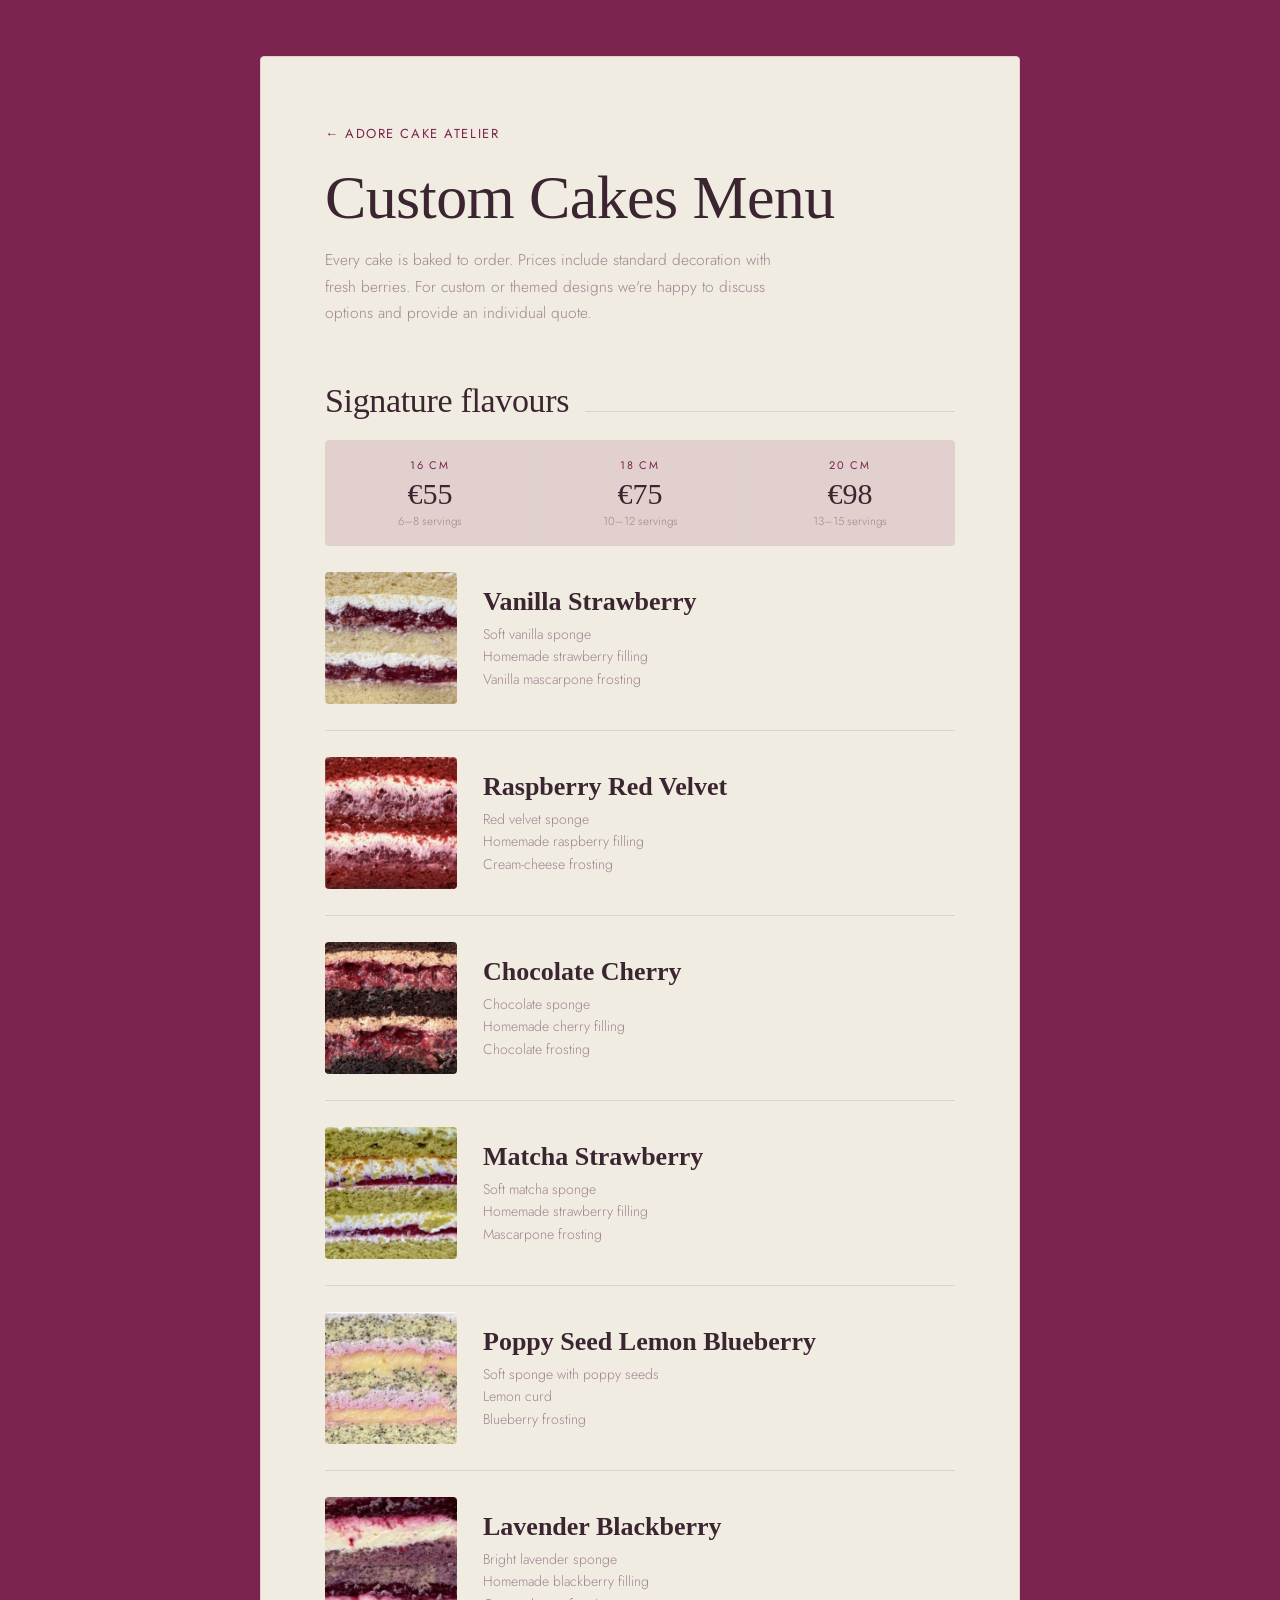
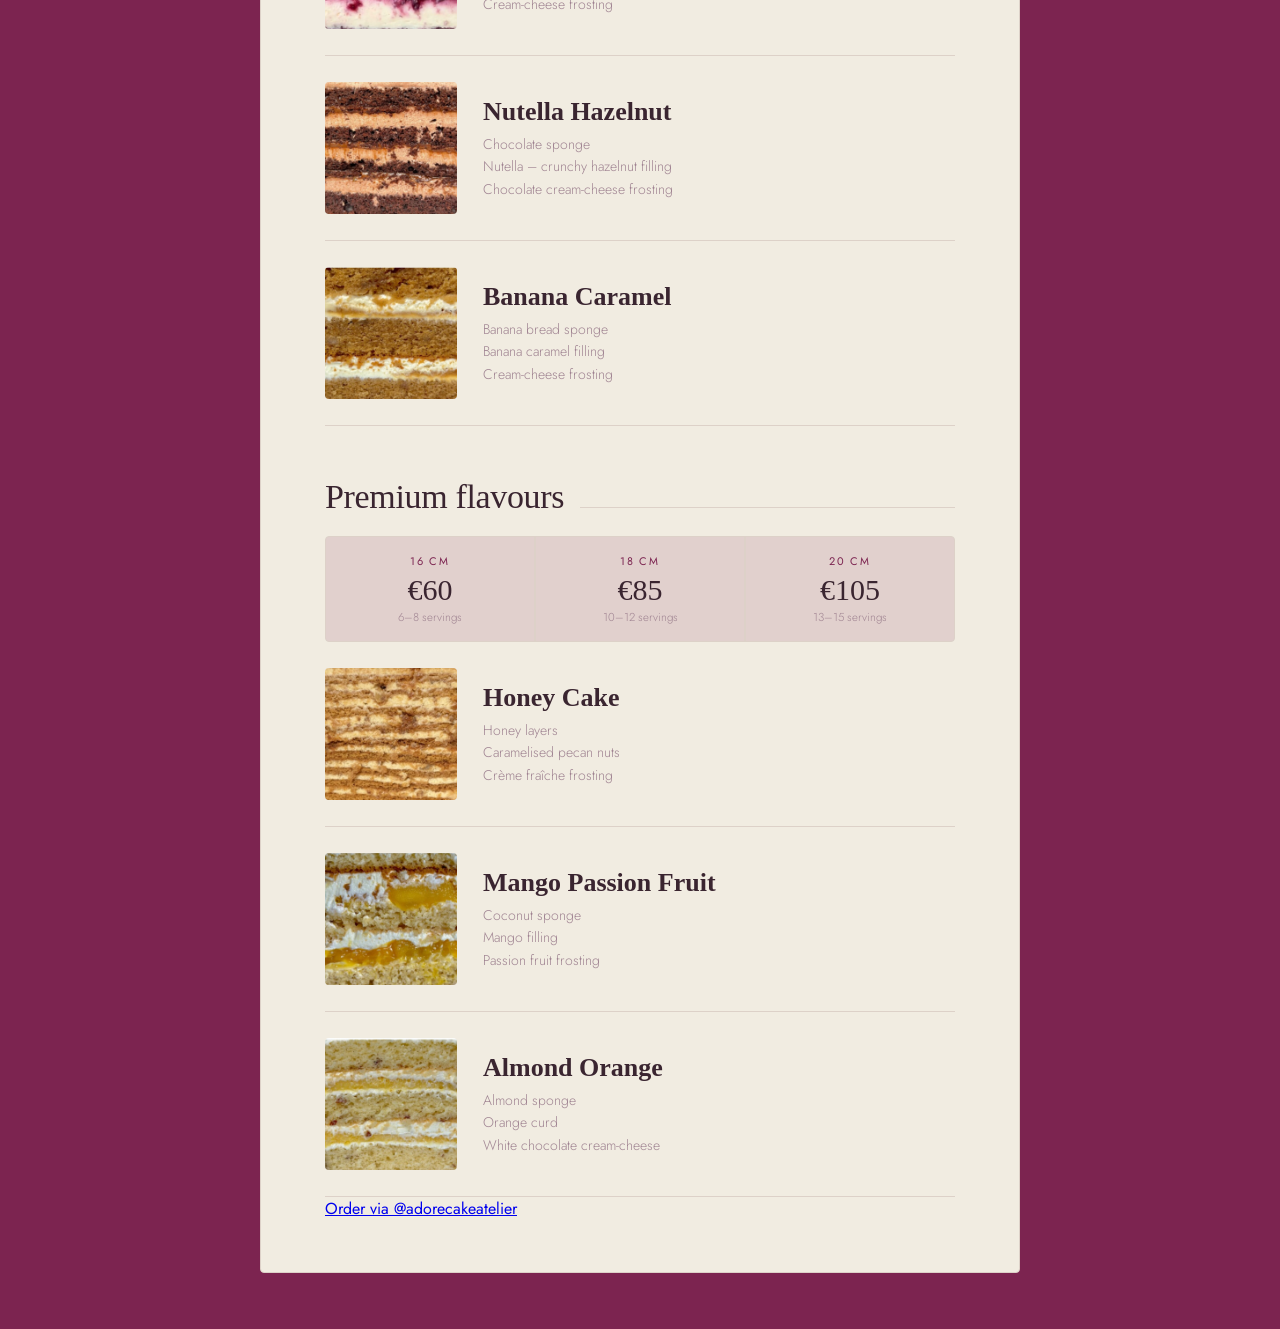
<file: custom-cakes-menu/index.html>
<!DOCTYPE html>
<html lang="en">
<head>
  <meta charset="UTF-8">
  <meta name="viewport" content="width=device-width, initial-scale=1.0">
  <title>Custom Cakes Menu — Adore Cake Atelier</title>
  <meta name="description" content="Flavours, sizes and prices for custom cakes from Adore Cake Atelier.">
  <link rel="preconnect" href="https://fonts.googleapis.com">
  <link rel="preconnect" href="https://fonts.gstatic.com" crossorigin>
  <link href="https://fonts.googleapis.com/css2?family=Cormorant+Garamond:ital,wght@0,400;0,500;0,600;1,400&family=Jost:wght@300;400;500&display=swap" rel="stylesheet">
  <link rel="stylesheet" href="../styles.css">
</head>
<body class="cakes-menu-page">
  <main class="cakes-menu">
    <a class="cakes-back" href="/">← Adore Cake Atelier</a>

    <h1>Custom Cakes Menu</h1>
    <p class="cakes-intro">
      Every cake is baked to order. Prices include standard decoration with
      fresh berries. For custom or themed designs we're happy to discuss
      options and provide an individual quote.
    </p>

    <div class="cakes-section">
      <h2>Signature flavours</h2>
      <span class="rule"></span>
    </div>
    <div class="price-key">
      <div class="price-cell">
        <div class="size">16 cm</div>
        <div class="price">€55</div>
        <div class="servings">6–8 servings</div>
      </div>
      <div class="price-cell">
        <div class="size">18 cm</div>
        <div class="price">€75</div>
        <div class="servings">10–12 servings</div>
      </div>
      <div class="price-cell">
        <div class="size">20 cm</div>
        <div class="price">€98</div>
        <div class="servings">13–15 servings</div>
      </div>
    </div>

    <div class="cake-row">
      <div class="cake-thumb">
        <img src="/images/vanilla-strawberry.jpg" alt="Vanilla Strawberry cake cross-section" loading="lazy">
      </div>
      <div>
        <h3 class="cake-name">Vanilla Strawberry</h3>
        <div class="cake-layers">
          <span>Soft vanilla sponge</span>
          <span>Homemade strawberry filling</span>
          <span>Vanilla mascarpone frosting</span>
        </div>
      </div>
    </div>

    <div class="cake-row">
      <div class="cake-thumb">
        <img src="/images/raspberry-red-velvet.jpg" alt="Raspberry Red Velvet cake cross-section" loading="lazy">
      </div>
      <div>
        <h3 class="cake-name">Raspberry Red Velvet</h3>
        <div class="cake-layers">
          <span>Red velvet sponge</span>
          <span>Homemade raspberry filling</span>
          <span>Cream-cheese frosting</span>
        </div>
      </div>
    </div>

    <div class="cake-row">
      <div class="cake-thumb">
        <img src="/images/chocolate-cherry.jpg" alt="Chocolate Cherry cake cross-section" loading="lazy">
      </div>
      <div>
        <h3 class="cake-name">Chocolate Cherry</h3>
        <div class="cake-layers">
          <span>Chocolate sponge</span>
          <span>Homemade cherry filling</span>
          <span>Chocolate frosting</span>
        </div>
      </div>
    </div>

    <div class="cake-row">
      <div class="cake-thumb">
        <img src="/images/matcha-strawberry.jpg" alt="Matcha Strawberry cake cross-section" loading="lazy">
      </div>
      <div>
        <h3 class="cake-name">Matcha Strawberry</h3>
        <div class="cake-layers">
          <span>Soft matcha sponge</span>
          <span>Homemade strawberry filling</span>
          <span>Mascarpone frosting</span>
        </div>
      </div>
    </div>

    <div class="cake-row">
      <div class="cake-thumb">
        <img src="/images/poppy-seed-lemon-blueberry.jpg" alt="Poppy Seed Lemon Blueberry cake cross-section" loading="lazy">
      </div>
      <div>
        <h3 class="cake-name">Poppy Seed Lemon Blueberry</h3>
        <div class="cake-layers">
          <span>Soft sponge with poppy seeds</span>
          <span>Lemon curd</span>
          <span>Blueberry frosting</span>
        </div>
      </div>
    </div>

    <div class="cake-row">
      <div class="cake-thumb">
        <img src="/images/lavender-blackberry.jpg" alt="Lavender Blackberry cake cross-section" loading="lazy">
      </div>
      <div>
        <h3 class="cake-name">Lavender Blackberry</h3>
        <div class="cake-layers">
          <span>Bright lavender sponge</span>
          <span>Homemade blackberry filling</span>
          <span>Cream-cheese frosting</span>
        </div>
      </div>
    </div>

    <div class="cake-row">
      <div class="cake-thumb">
        <img src="/images/nutella-hazelnut.jpg" alt="Nutella Hazelnut cake cross-section" loading="lazy">
      </div>
      <div>
        <h3 class="cake-name">Nutella Hazelnut</h3>
        <div class="cake-layers">
          <span>Chocolate sponge</span>
          <span>Nutella &ndash; crunchy hazelnut filling</span>
          <span>Chocolate cream-cheese frosting</span>
        </div>
      </div>
    </div>

    <div class="cake-row">
      <div class="cake-thumb">
        <img src="/images/banana-caramel.jpg" alt="Banana Caramel cake cross-section" loading="lazy">
      </div>
      <div>
        <h3 class="cake-name">Banana Caramel</h3>
        <div class="cake-layers">
          <span>Banana bread sponge</span>
          <span>Banana caramel filling</span>
          <span>Cream-cheese frosting</span>
        </div>
      </div>
    </div>

    <div class="cakes-section premium">
      <h2>Premium flavours</h2>
      <span class="rule"></span>
    </div>
    <div class="price-key">
      <div class="price-cell">
        <div class="size">16 cm</div>
        <div class="price">€60</div>
        <div class="servings">6–8 servings</div>
      </div>
      <div class="price-cell">
        <div class="size">18 cm</div>
        <div class="price">€85</div>
        <div class="servings">10–12 servings</div>
      </div>
      <div class="price-cell">
        <div class="size">20 cm</div>
        <div class="price">€105</div>
        <div class="servings">13–15 servings</div>
      </div>
    </div>

    <div class="cake-row">
      <div class="cake-thumb">
        <img src="/images/honey-cake.jpg" alt="Honey Cake cross-section" loading="lazy">
      </div>
      <div>
        <h3 class="cake-name">Honey Cake</h3>
        <div class="cake-layers">
          <span>Honey layers</span>
          <span>Caramelised pecan nuts</span>
          <span>Cr&egrave;me fra&icirc;che frosting</span>
        </div>
      </div>
    </div>

    <div class="cake-row">
      <div class="cake-thumb">
        <img src="/images/mango-passion-fruit.jpg" alt="Mango Passion Fruit cake cross-section" loading="lazy">
      </div>
      <div>
        <h3 class="cake-name">Mango Passion Fruit</h3>
        <div class="cake-layers">
          <span>Coconut sponge</span>
          <span>Mango filling</span>
          <span>Passion fruit frosting</span>
        </div>
      </div>
    </div>

    <div class="cake-row">
      <div class="cake-thumb">
        <img src="/images/almond-orange.jpg" alt="Almond Orange cake cross-section" loading="lazy">
      </div>
      <div>
        <h3 class="cake-name">Almond Orange</h3>
        <div class="cake-layers">
          <span>Almond sponge</span>
          <span>Orange curd</span>
          <span>White chocolate cream-cheese</span>
        </div>
      </div>
    </div>

    <div class="order-cta">
      <a class="order-button" href="https://www.instagram.com/adorecakeatelier/" target="_blank" rel="noopener">
        Order via @adorecakeatelier
      </a>
    </div>
  </main>
</body>
</html>
</file>
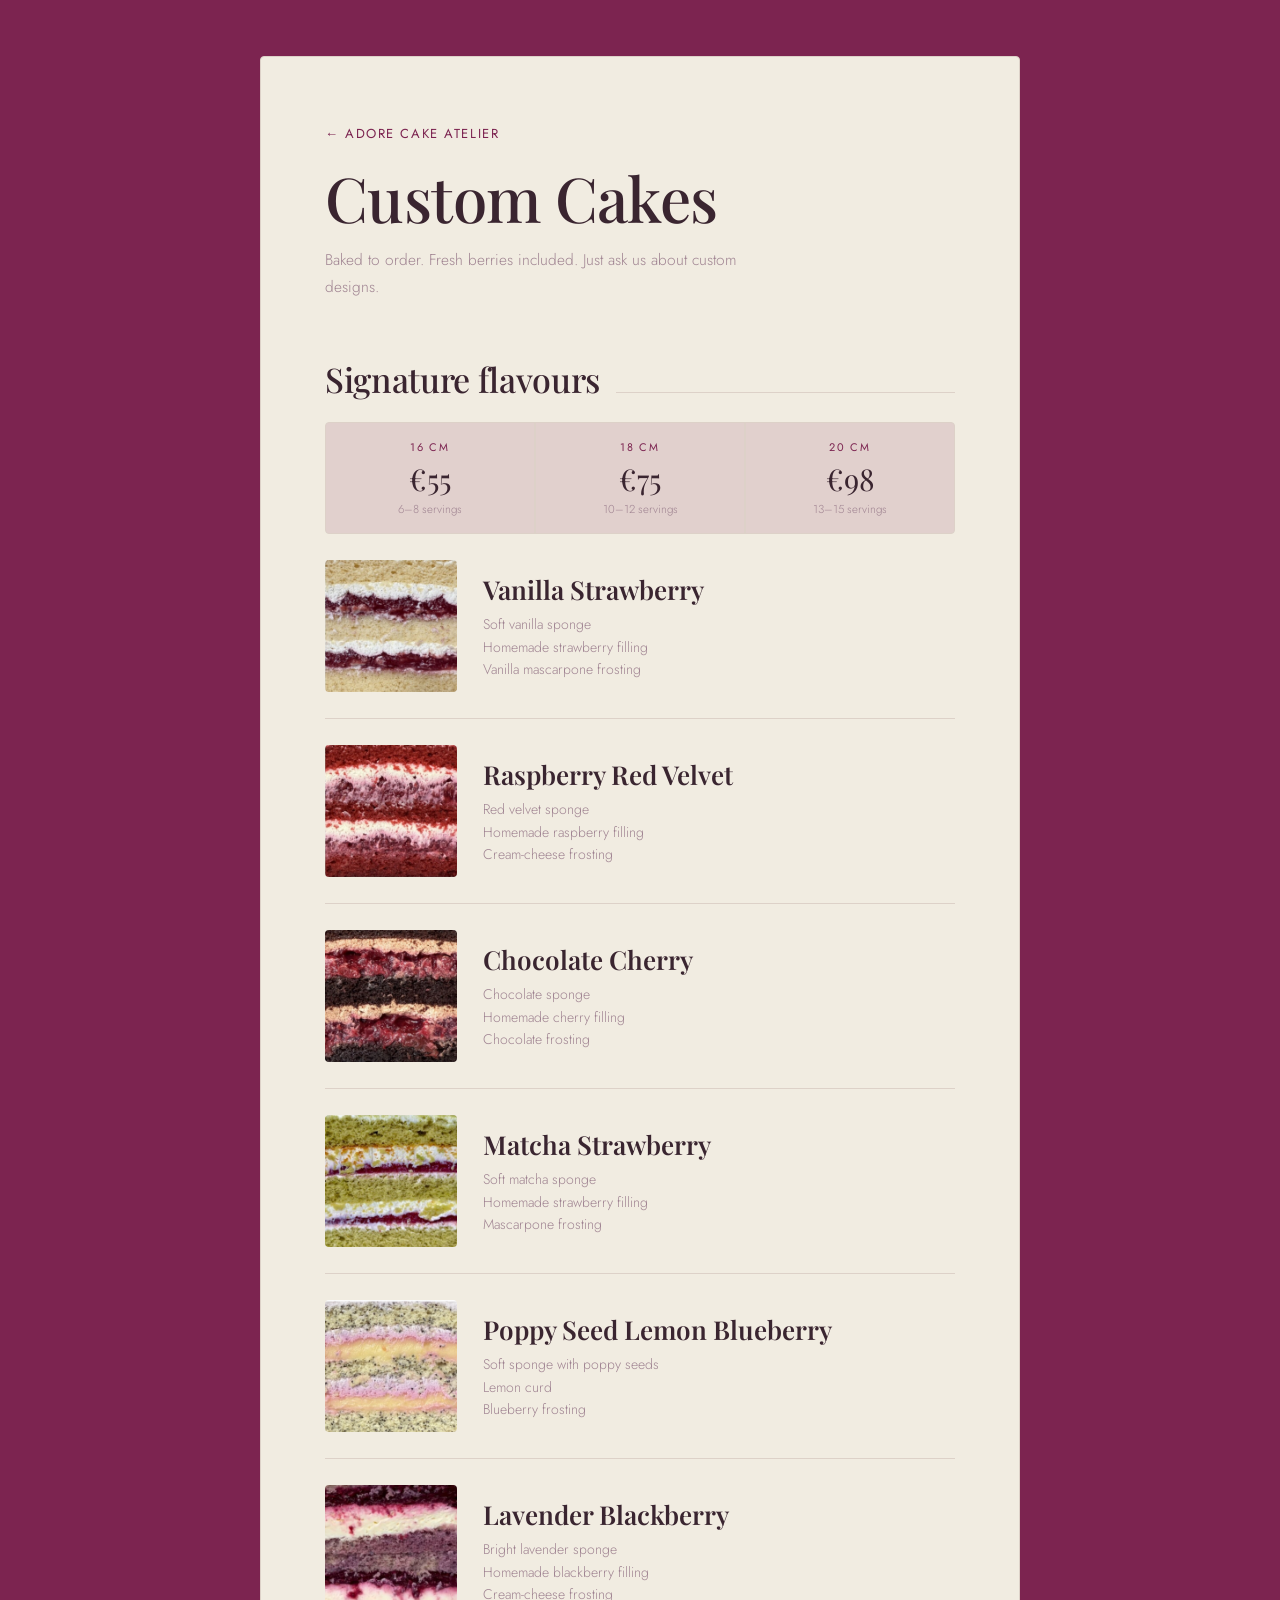
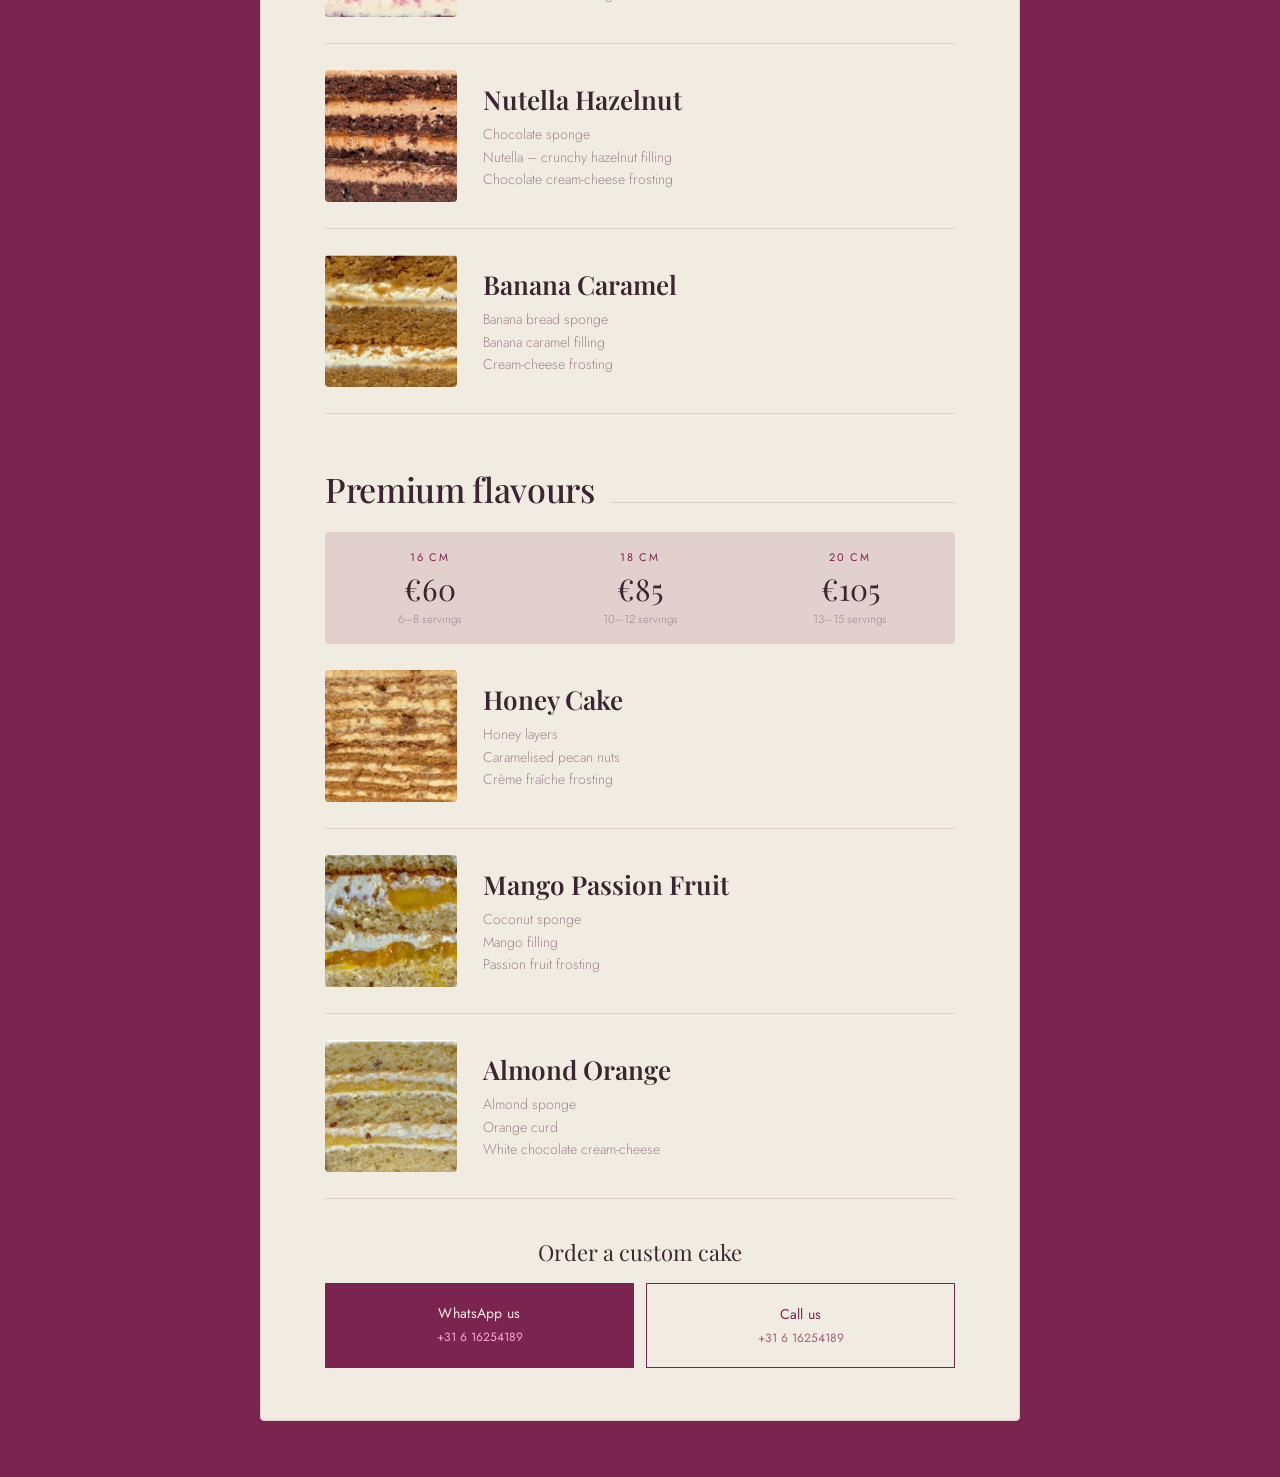
<file: custom-cakes/index.html>
<!DOCTYPE html>
<html lang="en">
<head>
  <meta charset="UTF-8">
  <meta name="viewport" content="width=device-width, initial-scale=1.0">
  <title>Custom Cakes Menu — Adore Cake Atelier</title>
  <meta name="description" content="Flavours, sizes and prices for custom cakes from Adore Cake Atelier.">
  <link rel="preconnect" href="https://fonts.googleapis.com">
  <link rel="preconnect" href="https://fonts.gstatic.com" crossorigin>
  <link href="https://fonts.googleapis.com/css2?family=Playfair+Display:ital,wght@0,400;0,500;0,600;1,500&family=Jost:wght@300;400;500&display=swap" rel="stylesheet">
  <link rel="stylesheet" href="../styles.css">
</head>
<body class="cakes-menu-page">
  <main class="cakes-menu">
    <a class="cakes-back" href="/">← Adore Cake Atelier</a>

    <h1>Custom Cakes</h1>
    <p class="cakes-intro">
      Baked to order. Fresh berries included. Just ask us about custom designs.
    </p>

    <div class="cakes-section">
      <h2>Signature flavours</h2>
      <span class="rule"></span>
    </div>
    <div class="price-key">
      <div class="price-cell">
        <div class="size">16 cm</div>
        <div class="price">€55</div>
        <div class="servings">6–8 servings</div>
      </div>
      <div class="price-cell">
        <div class="size">18 cm</div>
        <div class="price">€75</div>
        <div class="servings">10–12 servings</div>
      </div>
      <div class="price-cell">
        <div class="size">20 cm</div>
        <div class="price">€98</div>
        <div class="servings">13–15 servings</div>
      </div>
    </div>

    <div class="cake-row">
      <div class="cake-thumb">
        <img src="/images/vanilla-strawberry.jpg" alt="Vanilla Strawberry cake cross-section" loading="lazy">
      </div>
      <div>
        <h3 class="cake-name">Vanilla Strawberry</h3>
        <div class="cake-layers">
          <span>Soft vanilla sponge</span>
          <span>Homemade strawberry filling</span>
          <span>Vanilla mascarpone frosting</span>
        </div>
      </div>
    </div>

    <div class="cake-row">
      <div class="cake-thumb">
        <img src="/images/raspberry-red-velvet.jpg" alt="Raspberry Red Velvet cake cross-section" loading="lazy">
      </div>
      <div>
        <h3 class="cake-name">Raspberry Red Velvet</h3>
        <div class="cake-layers">
          <span>Red velvet sponge</span>
          <span>Homemade raspberry filling</span>
          <span>Cream-cheese frosting</span>
        </div>
      </div>
    </div>

    <div class="cake-row">
      <div class="cake-thumb">
        <img src="/images/chocolate-cherry.jpg" alt="Chocolate Cherry cake cross-section" loading="lazy">
      </div>
      <div>
        <h3 class="cake-name">Chocolate Cherry</h3>
        <div class="cake-layers">
          <span>Chocolate sponge</span>
          <span>Homemade cherry filling</span>
          <span>Chocolate frosting</span>
        </div>
      </div>
    </div>

    <div class="cake-row">
      <div class="cake-thumb">
        <img src="/images/matcha-strawberry.jpg" alt="Matcha Strawberry cake cross-section" loading="lazy">
      </div>
      <div>
        <h3 class="cake-name">Matcha Strawberry</h3>
        <div class="cake-layers">
          <span>Soft matcha sponge</span>
          <span>Homemade strawberry filling</span>
          <span>Mascarpone frosting</span>
        </div>
      </div>
    </div>

    <div class="cake-row">
      <div class="cake-thumb">
        <img src="/images/poppy-seed-lemon-blueberry.jpg" alt="Poppy Seed Lemon Blueberry cake cross-section" loading="lazy">
      </div>
      <div>
        <h3 class="cake-name">Poppy Seed Lemon Blueberry</h3>
        <div class="cake-layers">
          <span>Soft sponge with poppy seeds</span>
          <span>Lemon curd</span>
          <span>Blueberry frosting</span>
        </div>
      </div>
    </div>

    <div class="cake-row">
      <div class="cake-thumb">
        <img src="/images/lavender-blackberry.jpg" alt="Lavender Blackberry cake cross-section" loading="lazy">
      </div>
      <div>
        <h3 class="cake-name">Lavender Blackberry</h3>
        <div class="cake-layers">
          <span>Bright lavender sponge</span>
          <span>Homemade blackberry filling</span>
          <span>Cream-cheese frosting</span>
        </div>
      </div>
    </div>

    <div class="cake-row">
      <div class="cake-thumb">
        <img src="/images/nutella-hazelnut.jpg" alt="Nutella Hazelnut cake cross-section" loading="lazy">
      </div>
      <div>
        <h3 class="cake-name">Nutella Hazelnut</h3>
        <div class="cake-layers">
          <span>Chocolate sponge</span>
          <span>Nutella &ndash; crunchy hazelnut filling</span>
          <span>Chocolate cream-cheese frosting</span>
        </div>
      </div>
    </div>

    <div class="cake-row">
      <div class="cake-thumb">
        <img src="/images/banana-caramel.jpg" alt="Banana Caramel cake cross-section" loading="lazy">
      </div>
      <div>
        <h3 class="cake-name">Banana Caramel</h3>
        <div class="cake-layers">
          <span>Banana bread sponge</span>
          <span>Banana caramel filling</span>
          <span>Cream-cheese frosting</span>
        </div>
      </div>
    </div>

    <div class="cakes-section premium">
      <h2>Premium flavours</h2>
      <span class="rule"></span>
    </div>
    <div class="price-key">
      <div class="price-cell">
        <div class="size">16 cm</div>
        <div class="price">€60</div>
        <div class="servings">6–8 servings</div>
      </div>
      <div class="price-cell">
        <div class="size">18 cm</div>
        <div class="price">€85</div>
        <div class="servings">10–12 servings</div>
      </div>
      <div class="price-cell">
        <div class="size">20 cm</div>
        <div class="price">€105</div>
        <div class="servings">13–15 servings</div>
      </div>
    </div>

    <div class="cake-row">
      <div class="cake-thumb">
        <img src="/images/honey-cake.jpg" alt="Honey Cake cross-section" loading="lazy">
      </div>
      <div>
        <h3 class="cake-name">Honey Cake</h3>
        <div class="cake-layers">
          <span>Honey layers</span>
          <span>Caramelised pecan nuts</span>
          <span>Cr&egrave;me fra&icirc;che frosting</span>
        </div>
      </div>
    </div>

    <div class="cake-row">
      <div class="cake-thumb">
        <img src="/images/mango-passion-fruit.jpg" alt="Mango Passion Fruit cake cross-section" loading="lazy">
      </div>
      <div>
        <h3 class="cake-name">Mango Passion Fruit</h3>
        <div class="cake-layers">
          <span>Coconut sponge</span>
          <span>Mango filling</span>
          <span>Passion fruit frosting</span>
        </div>
      </div>
    </div>

    <div class="cake-row">
      <div class="cake-thumb">
        <img src="/images/almond-orange.jpg" alt="Almond Orange cake cross-section" loading="lazy">
      </div>
      <div>
        <h3 class="cake-name">Almond Orange</h3>
        <div class="cake-layers">
          <span>Almond sponge</span>
          <span>Orange curd</span>
          <span>White chocolate cream-cheese</span>
        </div>
      </div>
    </div>

    <div class="main-order">
      <div class="main-order-heading">Order a custom cake</div>
      <div class="order-buttons">
        <a class="order-btn order-btn-whatsapp" href="https://wa.me/31616254189" target="_blank" rel="noopener">
          <span class="order-btn-line1">WhatsApp us</span>
          <span class="order-btn-line2">+31 6 16254189</span>
        </a>
        <a class="order-btn order-btn-call" href="tel:+31616254189">
          <span class="order-btn-line1">Call us</span>
          <span class="order-btn-line2">+31 6 16254189</span>
        </a>
      </div>
    </div>
  </main>
</body>
</html>
</file>
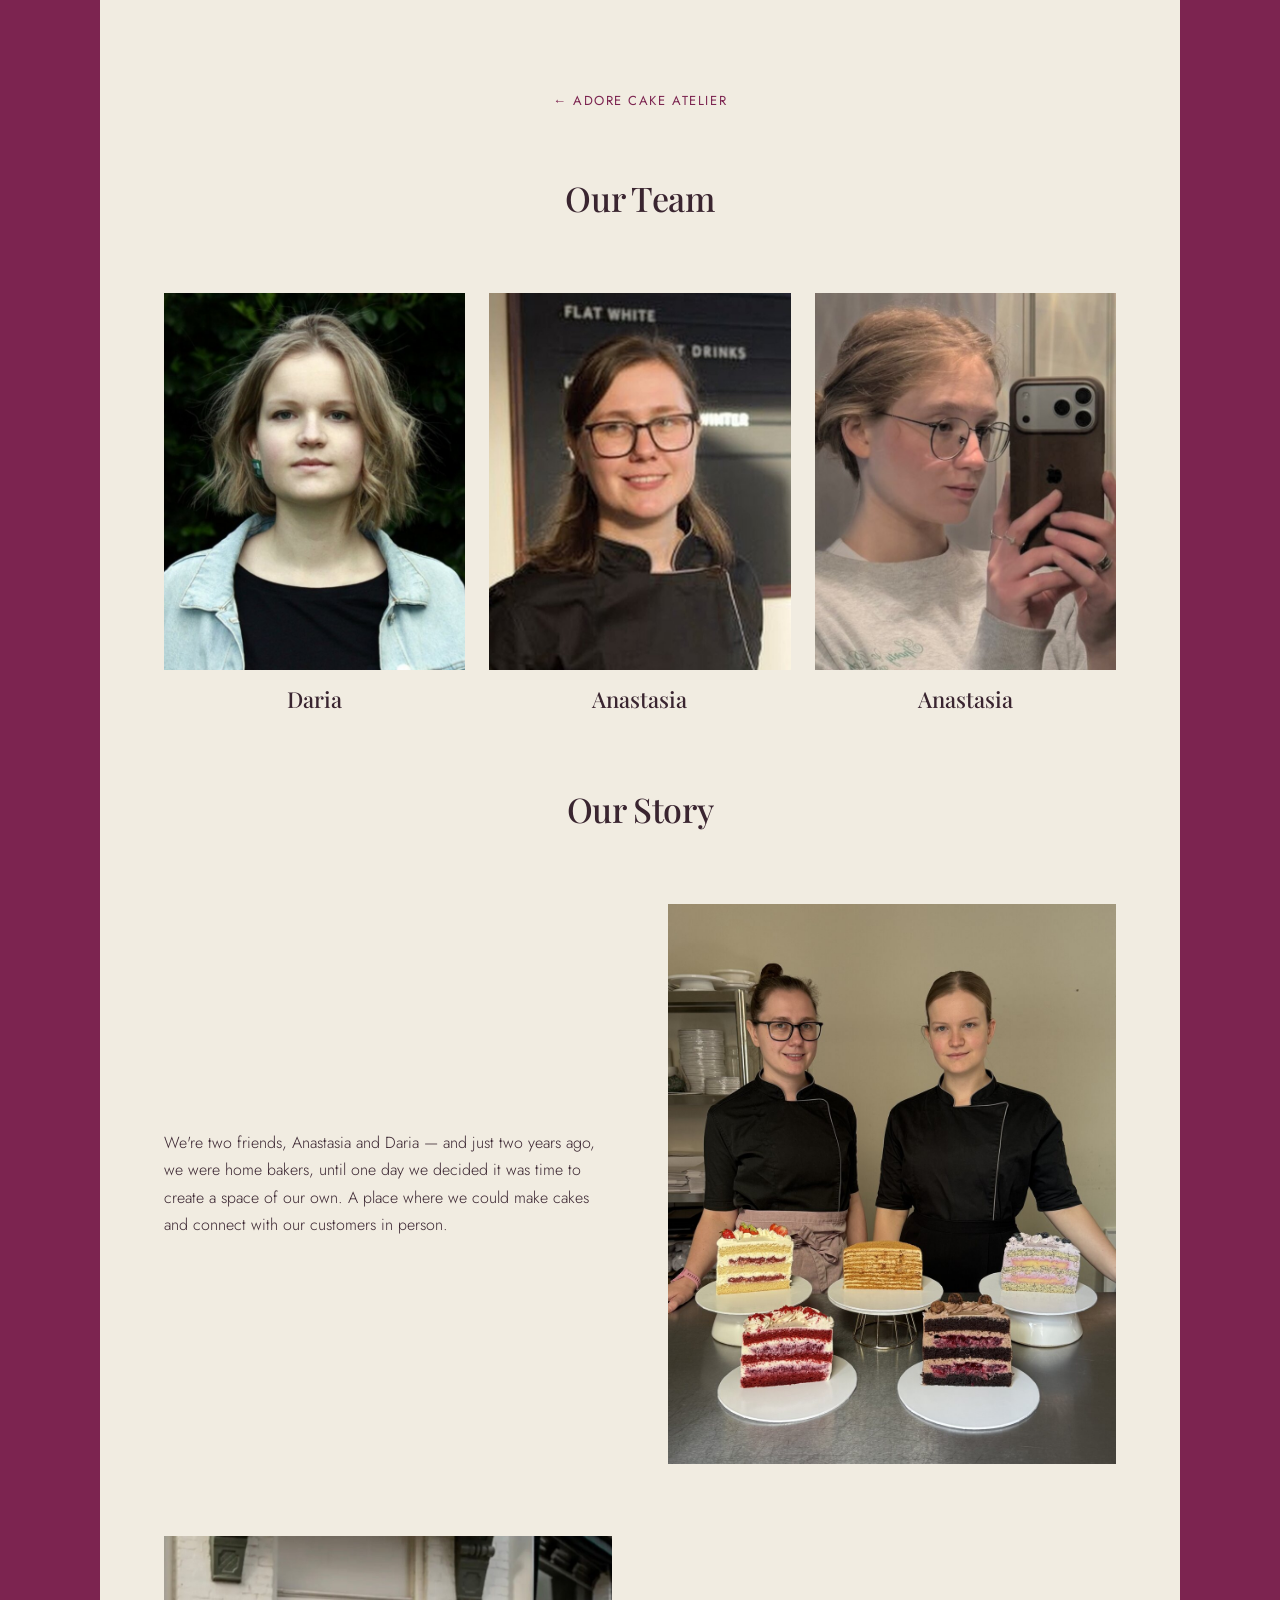
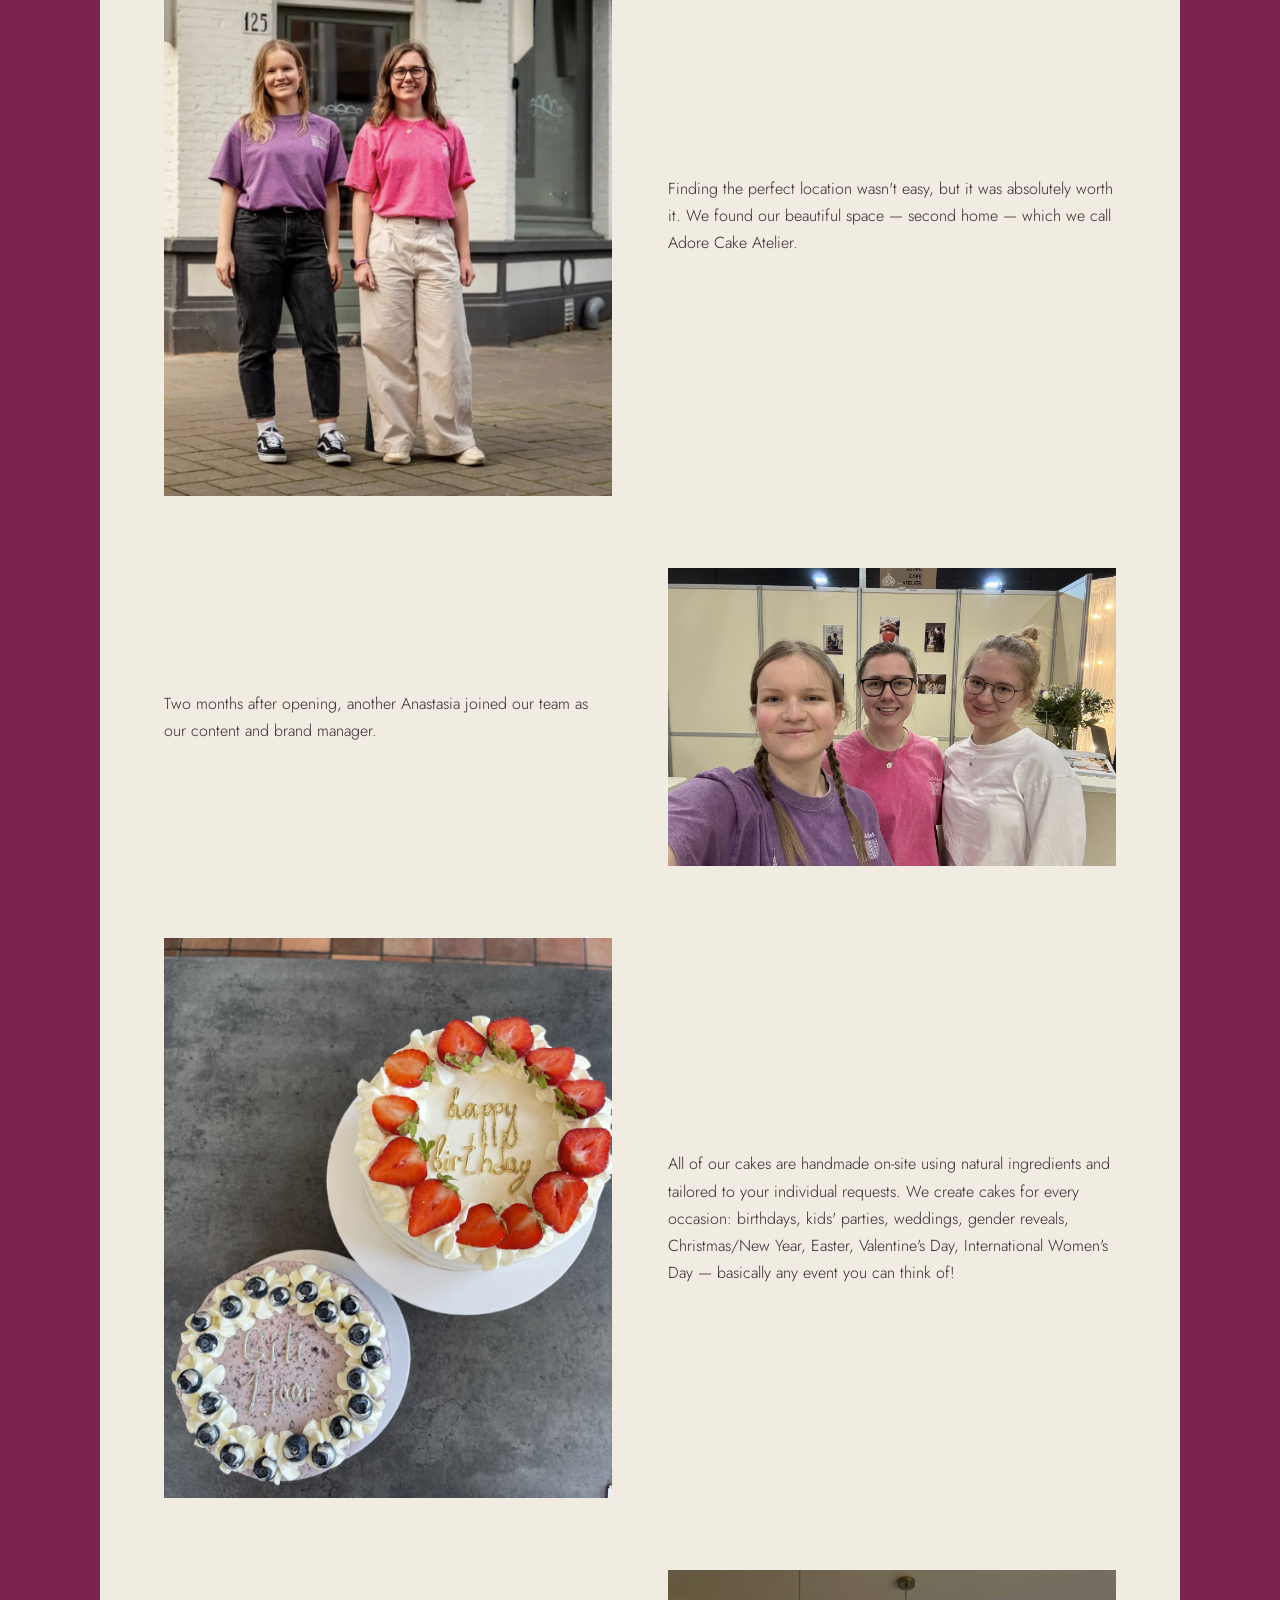
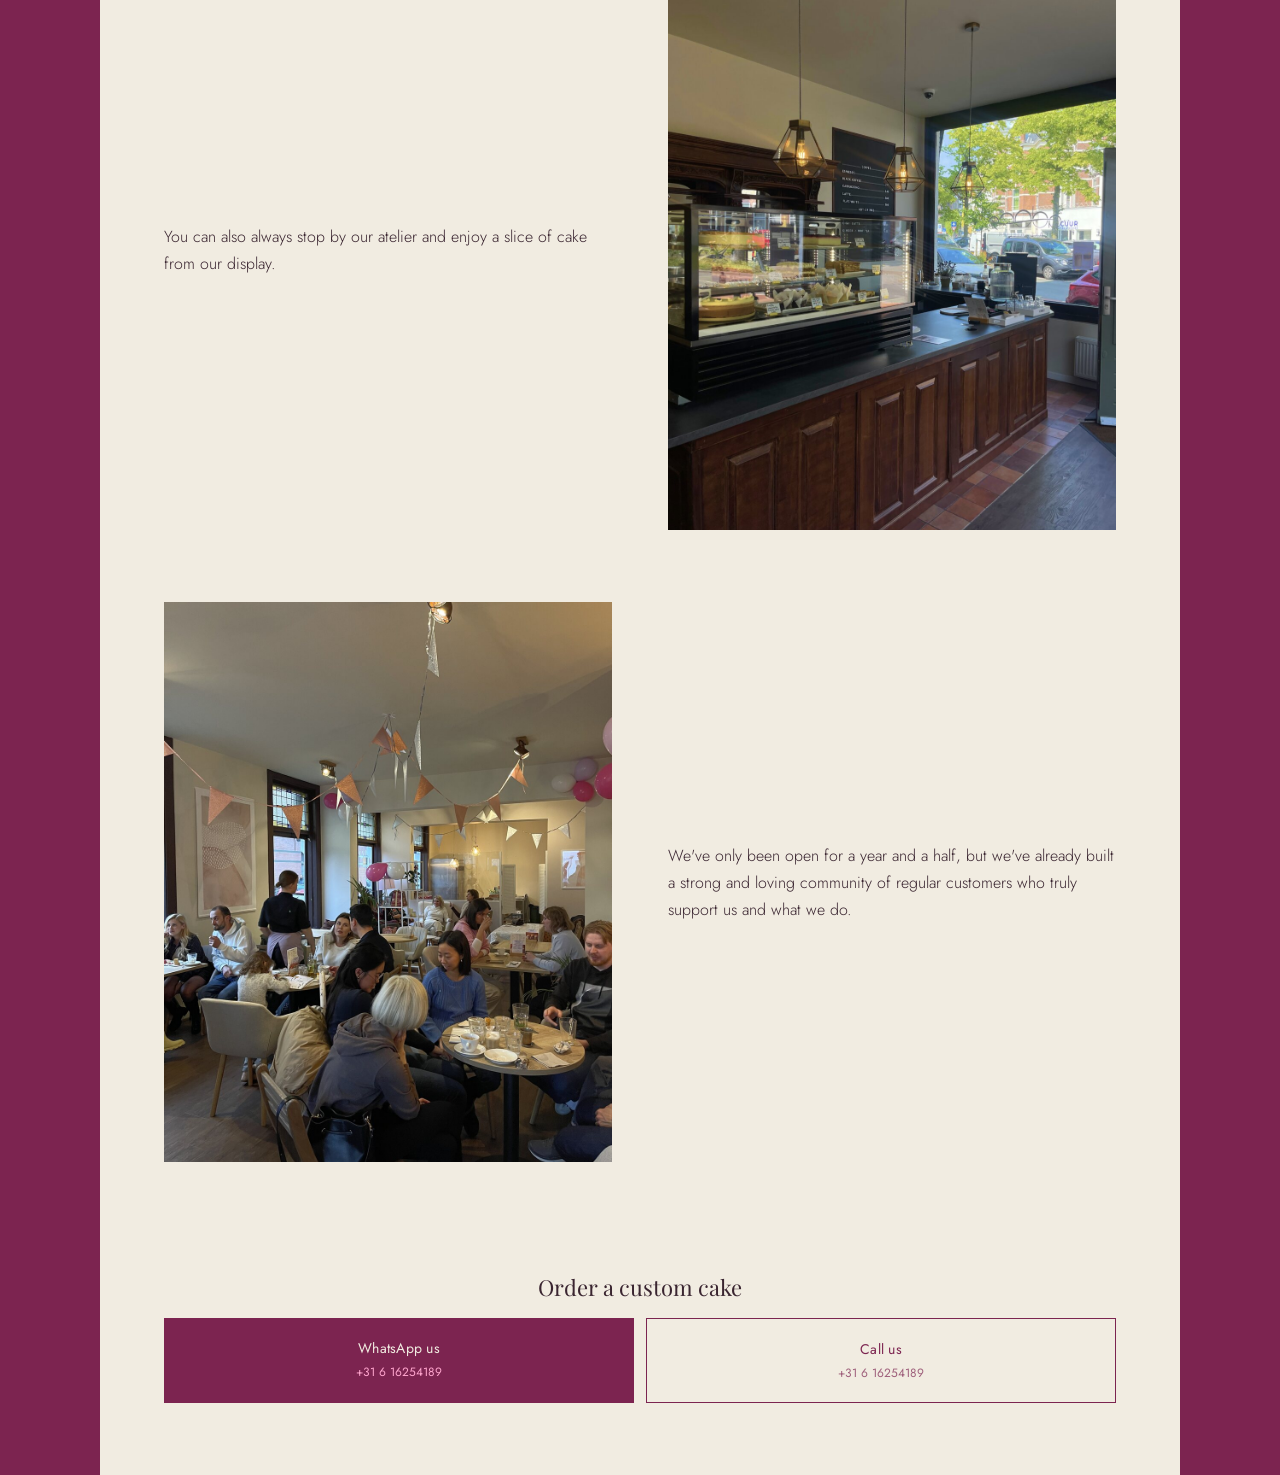
<file: our-story/index.html>
<!DOCTYPE html>
<html lang="en">
<head>
  <meta charset="UTF-8">
  <meta name="viewport" content="width=device-width, initial-scale=1.0">
  <title>Our Story — Adore Cake Atelier</title>
  <meta name="description" content="The people, the atelier, and the story behind Adore Cake Atelier.">
  <link rel="preconnect" href="https://fonts.googleapis.com">
  <link rel="preconnect" href="https://fonts.gstatic.com" crossorigin>
  <link href="https://fonts.googleapis.com/css2?family=Playfair+Display:ital,wght@0,400;0,500;0,600;1,500&family=Jost:wght@300;400;500&display=swap" rel="stylesheet">
  <link rel="stylesheet" href="../styles.css">
</head>
<body class="story-page">
  <div class="story-shell">
    <header class="story-header">
      <a class="story-back" href="/">&larr; Adore Cake Atelier</a>
    </header>

    <div class="team-section team-section--top">
      <h2 class="section-heading">Our Team</h2>
      <div class="team-grid">
        <div class="team-member">
          <div class="team-photo">
            <img src="/images/team/daria.jpg" alt="Daria" loading="lazy">
            <div class="team-photo-scrim"></div>
            <div class="team-overlay">
              <p class="team-role">Co-founder &amp; Head Baker</p>
              <p class="team-funny-role">Wedding Cake Architect</p>
            </div>
          </div>
          <p class="team-name">Daria</p>
        </div>

        <div class="team-member">
          <div class="team-photo">
            <img src="/images/team/anastasia-gm.jpg" alt="Anastasia" loading="lazy">
            <div class="team-photo-scrim"></div>
            <div class="team-overlay">
              <p class="team-role">Co-founder &amp; General Manager</p>
              <p class="team-funny-role">Honey Cake Maestro</p>
            </div>
          </div>
          <p class="team-name">Anastasia</p>
        </div>

        <div class="team-member">
          <div class="team-photo">
            <img src="/images/team/anastasia-content.jpg" alt="Anastasia" loading="lazy">
            <div class="team-photo-scrim"></div>
            <div class="team-overlay">
              <p class="team-role">Content &amp; Brand Manager</p>
              <p class="team-funny-role">Cakefluencer</p>
            </div>
          </div>
          <p class="team-name">Anastasia</p>
        </div>
      </div>
    </div>

    <div class="story-blocks">
      <h2 class="section-heading">Our Story</h2>
      <article class="story-block">
        <div class="story-photo-wrap story-photo--portrait">
          <img src="/images/story/two-friends.jpg" alt="The two founders of Adore Cake Atelier standing behind a counter with cake slices" loading="lazy">
        </div>
        <div class="story-text">
          <p>
            We're two friends, Anastasia and Daria &mdash; and just two
            years ago, we were home bakers, until one day we decided it was
            time to create a space of our own. A place where we could make
            cakes and connect with our customers in person.
          </p>
        </div>
      </article>

      <article class="story-block">
        <div class="story-photo-wrap story-photo--portrait">
          <img src="/images/story/second-home.jpg" alt="Two team members smiling and holding heart-shaped decorations at a market event" loading="lazy">
        </div>
        <div class="story-text">
          <p>
            Finding the perfect location wasn't easy, but it was absolutely
            worth it. We found our beautiful space &mdash; second home
            &mdash; which we call Adore Cake Atelier.
          </p>
        </div>
      </article>

      <article class="story-block">
        <div class="story-photo-wrap story-photo--landscape">
          <img src="/images/story/brand-manager.jpg" alt="Three team members smiling together in front of the Adore Cake Atelier stand" loading="lazy">
        </div>
        <div class="story-text">
          <p>
            Two months after opening, another Anastasia joined our team as
            our content and brand manager.
          </p>
        </div>
      </article>

      <article class="story-block">
        <div class="story-photo-wrap story-photo--portrait">
          <img src="/images/story/handmade-cakes.jpg" alt="Two handmade cakes, one decorated with strawberries and one with blueberries, seen from above" loading="lazy">
        </div>
        <div class="story-text">
          <p>
            All of our cakes are handmade on-site using natural ingredients
            and tailored to your individual requests. We create cakes for
            every occasion: birthdays, kids' parties, weddings, gender
            reveals, Christmas/New Year, Easter, Valentine's Day,
            International Women's Day &mdash; basically any event you can
            think of!
          </p>
        </div>
      </article>

      <article class="story-block">
        <div class="story-photo-wrap story-photo--portrait">
          <img src="/images/story/atelier.jpg" alt="Interior of the Adore Cake Atelier café, with a cake display case and pendant lighting" loading="lazy">
        </div>
        <div class="story-text">
          <p>
            You can also always stop by our atelier and enjoy a slice of
            cake from our display.
          </p>
        </div>
      </article>

      <article class="story-block">
        <div class="story-photo-wrap story-photo--portrait">
          <img src="/images/story/customers.jpg" alt="Customers enjoying coffee and cake inside the Adore Cake Atelier café" loading="lazy">
        </div>
        <div class="story-text">
          <p>
            We've only been open for a year and a half, but we've already
            built a strong and loving community of regular customers who
            truly support us and what we do.
          </p>
        </div>
      </article>
    </div>

    <div class="main-order story-order">
      <div class="main-order-heading">Order a custom cake</div>
      <div class="order-buttons">
        <a class="order-btn order-btn-whatsapp" href="https://wa.me/31616254189" target="_blank" rel="noopener">
          <span class="order-btn-line1">WhatsApp us</span>
          <span class="order-btn-line2">+31 6 16254189</span>
        </a>
        <a class="order-btn order-btn-call" href="tel:+31616254189">
          <span class="order-btn-line1">Call us</span>
          <span class="order-btn-line2">+31 6 16254189</span>
        </a>
      </div>
    </div>
  </div>
</body>
</html>
</file>
<file: styles.css>
* {
  box-sizing: border-box;
}

body {
  margin: 0;
}

/* Main page */

body.main-page {
  --wine: #7c2450;
  --milky: #f1ece1;
  --purple: #c47eb0;
  --pink: #ffa6ce;
  --ink: #3a2530;
  --muted: #a08492;
  --tagline: #a06a86;
  --line: #ddd1c8;
  display: block;
  background: var(--wine);
  font-family: "Jost", -apple-system, BlinkMacSystemFont, "Segoe UI", sans-serif;
  color: var(--ink);
}

.main-card {
  max-width: 640px;
  margin: 0 auto;
  background: var(--milky);
  padding: 88px 64px 72px;
  box-shadow: 0 30px 80px -50px rgba(30, 10, 20, 0.7);
}

.main-header {
  text-align: center;
  margin-bottom: 56px;
}

.main-logo {
  display: block;
  width: 280px;
  max-width: 80%;
  height: auto;
  margin: 0 auto;
}

.main-tagline {
  font-family: "Playfair Display", serif;
  font-weight: 400;
  font-size: 20px;
  color: var(--tagline);
  margin: 26px 0 0;
}

.main-nav {
  display: flex;
  flex-direction: column;
}

.main-link {
  display: flex;
  flex-direction: column;
  gap: 5px;
  padding: 22px 0;
  border-top: 1px solid var(--line);
  text-decoration: none;
}

.main-link-title {
  font-family: "Playfair Display", serif;
  font-weight: 400;
  font-size: 28px;
  color: var(--ink);
  transition: color 0.25s;
}

.main-link-caption {
  font-family: "Jost", sans-serif;
  font-size: 13px;
  color: var(--muted);
  transition: color 0.25s;
}

.main-link:hover .main-link-title,
.main-link:hover .main-link-caption {
  color: var(--purple);
}

.main-order {
  margin-top: 38px;
}

.main-order-heading {
  font-family: "Playfair Display", serif;
  font-weight: 400;
  font-size: 22px;
  color: var(--ink);
  text-align: center;
  margin-bottom: 16px;
}

.order-buttons {
  display: grid;
  grid-template-columns: 1fr 1fr;
  gap: 12px;
}

@media (max-width: 380px) {
  .order-buttons {
    grid-template-columns: 1fr;
  }
}

.order-btn {
  text-align: center;
  padding: 20px 18px;
  text-decoration: none;
}

.order-btn-line1 {
  display: block;
  font-family: "Jost", sans-serif;
  font-size: 14px;
  letter-spacing: 0.02em;
}

.order-btn-line2 {
  display: block;
  font-family: "Jost", sans-serif;
  font-size: 12px;
  margin-top: 5px;
}

.order-btn-whatsapp {
  background: var(--wine);
  transition: background 0.25s;
}

.order-btn-whatsapp .order-btn-line1 {
  color: var(--milky);
}

.order-btn-whatsapp .order-btn-line2 {
  color: var(--pink);
}

.order-btn-whatsapp:hover {
  background: var(--purple);
}

.order-btn-call {
  background: var(--milky);
  border: 1px solid var(--wine);
  color: var(--wine);
  transition: background 0.25s, color 0.25s;
}

.order-btn-call .order-btn-line1 {
  color: inherit;
}

.order-btn-call .order-btn-line2 {
  color: inherit;
  opacity: 0.7;
}

.order-btn-call:hover {
  background: var(--wine);
  color: var(--milky);
}

/* Custom Cakes Menu page */

body.cakes-menu-page {
  --bg: #7c2450;
  --paper: #f1ece1;
  --ink: #3a2530;
  --muted: #a08492;
  --line: #ddd1c8;
  --accent: #7c2450;
  --accent-hover: #c47eb0;
  --accent-soft: color-mix(in srgb, var(--accent) 14%, var(--paper));
  --wine: #7c2450;
  --milky: #f1ece1;
  --purple: #c47eb0;
  --pink: #ffa6ce;
  display: block;
  background: var(--bg);
  font-family: "Jost", -apple-system, BlinkMacSystemFont, "Segoe UI", sans-serif;
  color: var(--ink);
  padding: 56px 24px;
}

.cakes-menu {
  max-width: 760px;
  margin: 0 auto;
  background: var(--paper);
  border: 1px solid var(--line);
  border-radius: 4px;
  padding: 64px 64px 52px;
}

@media (max-width: 640px) {
  .cakes-menu {
    padding: 40px 24px 36px;
  }
}

.cakes-back {
  display: inline-block;
  font-size: 13px;
  letter-spacing: 0.12em;
  text-transform: uppercase;
  color: var(--accent);
  text-decoration: none;
}

.cakes-back:hover {
  color: var(--accent-hover);
}

.cakes-menu h1 {
  font-family: "Playfair Display", serif;
  font-weight: 500;
  font-size: 62px;
  line-height: 1.02;
  letter-spacing: -0.01em;
  margin: 22px 0 0;
}

.cakes-intro {
  max-width: 52ch;
  color: var(--muted);
  font-weight: 300;
  font-size: 15.5px;
  line-height: 1.7;
  margin: 18px 0 0;
}

.cakes-section {
  display: flex;
  align-items: baseline;
  gap: 16px;
  margin: 56px 0 0;
}

.cakes-section.premium {
  margin-top: 52px;
}

.cakes-section h2 {
  font-family: "Playfair Display", serif;
  font-weight: 500;
  font-size: 34px;
  letter-spacing: -0.01em;
  margin: 0;
}

.cakes-section .rule {
  flex: 1;
  height: 1px;
  background: var(--line);
}

.price-key {
  display: grid;
  grid-template-columns: repeat(3, 1fr);
  gap: 2px;
  background: var(--line);
  border: 1px solid var(--line);
  border-radius: 4px;
  overflow: hidden;
  margin: 20px 0 0;
}

.price-cell {
  background: var(--accent-soft);
  padding: 16px 18px;
  text-align: center;
}

.price-cell .size {
  font-size: 11px;
  letter-spacing: 0.16em;
  text-transform: uppercase;
  color: var(--accent);
}

.price-cell .price {
  font-family: "Playfair Display", serif;
  font-size: 30px;
  margin: 4px 0 2px;
}

.price-cell .servings {
  font-size: 11.5px;
  font-weight: 300;
  color: var(--muted);
}

.cake-row {
  display: flex;
  gap: 26px;
  align-items: center;
  padding: 26px 0;
  border-bottom: 1px solid var(--line);
}

.cake-thumb {
  width: 132px;
  height: 132px;
  flex: none;
  border-radius: 4px;
  overflow: hidden;
  background: var(--accent-soft);
}

.cake-thumb img {
  display: block;
  width: 100%;
  height: 100%;
  object-fit: cover;
}

.cake-name {
  font-family: "Playfair Display", serif;
  font-weight: 600;
  font-size: 26px;
  margin: 0 0 8px;
}

.cake-layers {
  display: flex;
  flex-direction: column;
  gap: 3px;
}

.cake-layers span {
  font-size: 14px;
  font-weight: 300;
  color: var(--muted);
  line-height: 1.4;
}

/* Our Story page */

body.story-page {
  --wine: #7c2450;
  --milky: #f1ece1;
  --purple: #c47eb0;
  --pink: #ffa6ce;
  --ink: #3a2530;
  --muted: #a08492;
  --line: #ddd1c8;
  display: block;
  background: var(--wine);
  font-family: "Jost", -apple-system, BlinkMacSystemFont, "Segoe UI", sans-serif;
  color: var(--ink);
}

.story-shell {
  max-width: 1080px;
  margin: 0 auto;
  background: var(--milky);
}

.story-header {
  text-align: center;
  padding: 88px 64px 64px;
}

.story-back {
  display: inline-block;
  font-size: 13px;
  letter-spacing: 0.12em;
  text-transform: uppercase;
  color: var(--wine);
  text-decoration: none;
}

.story-back:hover {
  color: var(--purple);
}

.story-header h1 {
  font-family: "Playfair Display", serif;
  font-weight: 500;
  font-size: 62px;
  line-height: 1.02;
  letter-spacing: -0.01em;
  margin: 22px 0 0;
}

.story-blocks {
  display: flex;
  flex-direction: column;
  gap: 72px;
  padding-bottom: 72px;
}

.story-block {
  display: flex;
  align-items: center;
  gap: 56px;
  padding: 0 64px;
}

.story-block:nth-child(even) {
  flex-direction: row-reverse;
}

.story-photo-wrap {
  flex: 1 1 50%;
  overflow: hidden;
  background: var(--line);
}

.story-photo--portrait {
  aspect-ratio: 4 / 5;
}

.story-photo--landscape {
  aspect-ratio: 3 / 2;
}

.story-photo-wrap img {
  display: block;
  width: 100%;
  height: 100%;
  object-fit: cover;
  transition: transform 0.6s ease;
}

@media (hover: hover) {
  .story-photo-wrap:hover img {
    transform: scale(1.05);
  }
}

.story-text {
  flex: 1 1 50%;
}

.story-text p {
  font-weight: 300;
  font-size: 16px;
  line-height: 1.7;
  margin: 0;
}

.section-heading {
  font-family: "Playfair Display", serif;
  font-weight: 500;
  font-size: 34px;
  letter-spacing: -0.01em;
  color: var(--ink);
  text-align: center;
  margin: 0 0 72px;
}

.story-blocks > .section-heading {
  /* .story-blocks already applies a 72px flex gap after this heading */
  margin-bottom: 0;
}

.team-section {
  padding: 0 64px 72px;
}

.team-grid {
  display: grid;
  grid-template-columns: repeat(3, 1fr);
  gap: 24px;
}

.team-photo {
  position: relative;
  aspect-ratio: 4 / 5;
  overflow: hidden;
  background: var(--line);
}

.team-photo img {
  display: block;
  width: 100%;
  height: 100%;
  object-fit: cover;
}

.team-photo-scrim {
  position: absolute;
  inset: 0;
  background: var(--wine);
  opacity: 0;
  transition: opacity 0.3s ease;
  pointer-events: none;
}

.team-photo:hover .team-photo-scrim {
  opacity: 0.75;
}

.team-overlay {
  position: absolute;
  inset: 0;
  display: flex;
  flex-direction: column;
  align-items: center;
  justify-content: center;
  gap: 8px;
  padding: 20px;
  text-align: center;
  opacity: 0;
  transition: opacity 0.3s ease;
  pointer-events: none;
}

.team-photo:hover .team-overlay {
  opacity: 1;
}

.team-role {
  margin: 0;
  font-family: "Jost", sans-serif;
  font-weight: 600;
  font-size: 19px;
  line-height: 1.25;
  letter-spacing: 0.01em;
  color: var(--milky);
}

.team-funny-role {
  margin: 0;
  font-family: "Playfair Display", serif;
  font-style: italic;
  font-size: 16px;
  color: var(--pink);
}

.team-name {
  margin: 14px 0 0;
  text-align: center;
  font-family: "Playfair Display", serif;
  font-weight: 500;
  font-size: 22px;
  color: var(--ink);
}

.story-order {
  padding: 0 64px 72px;
}

@media (max-width: 780px) {
  .story-header {
    padding: 56px 24px 48px;
  }

  .story-blocks {
    gap: 48px;
  }

  .story-block,
  .story-block:nth-child(even) {
    flex-direction: column;
    align-items: stretch;
    gap: 20px;
    padding: 0;
  }

  .story-photo--portrait {
    aspect-ratio: 4 / 5;
  }

  .story-photo--landscape {
    aspect-ratio: 4 / 3;
  }

  .story-text {
    padding: 0 24px;
  }

  .story-order {
    padding: 0 24px 56px;
  }

  .team-section {
    padding: 0 0 56px;
  }

  .team-grid {
    gap: 6px;
  }

  .team-overlay {
    gap: 5px;
    padding: 10px;
  }

  .team-role {
    font-size: 12.5px;
    line-height: 1.2;
  }

  .team-funny-role {
    font-size: 10.5px;
  }

  .team-name {
    margin-top: 8px;
    font-size: 16px;
  }

  .section-heading {
    font-size: 26px;
    margin-bottom: 48px;
  }
}
</file>
